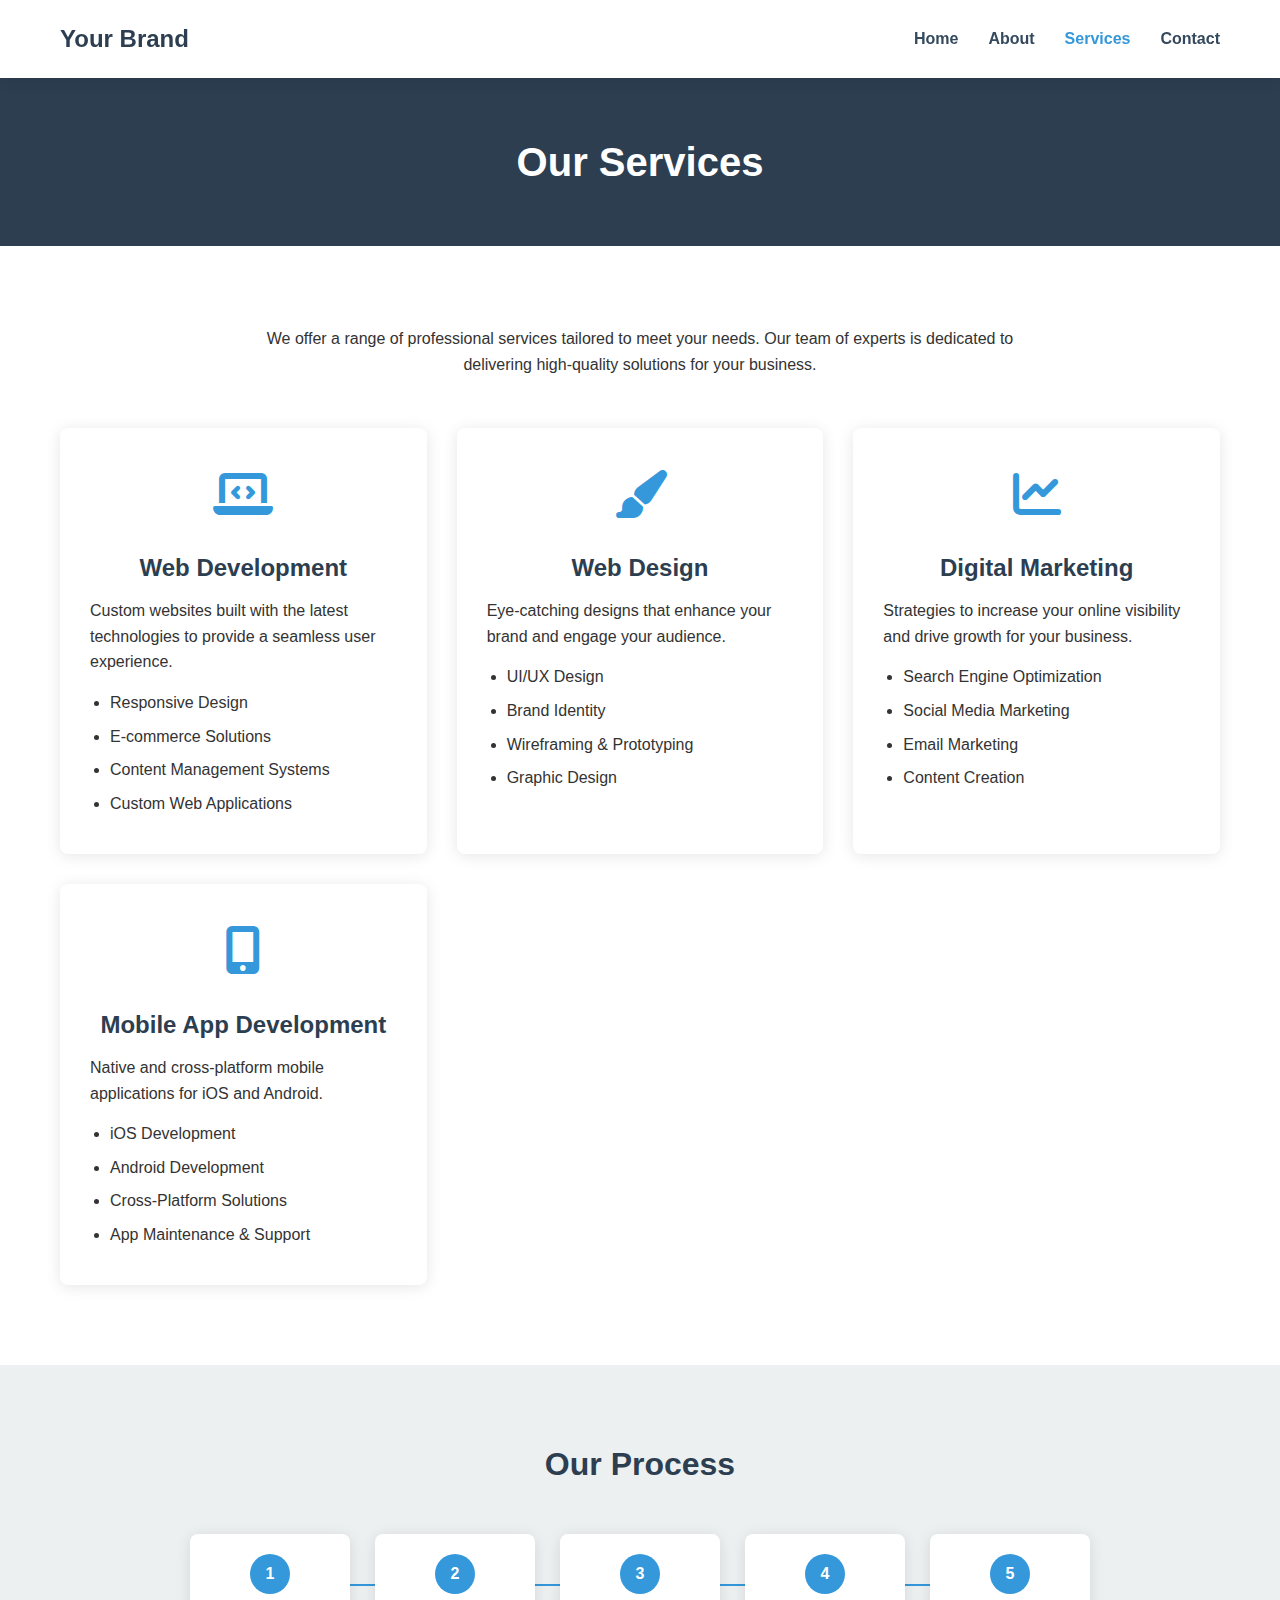
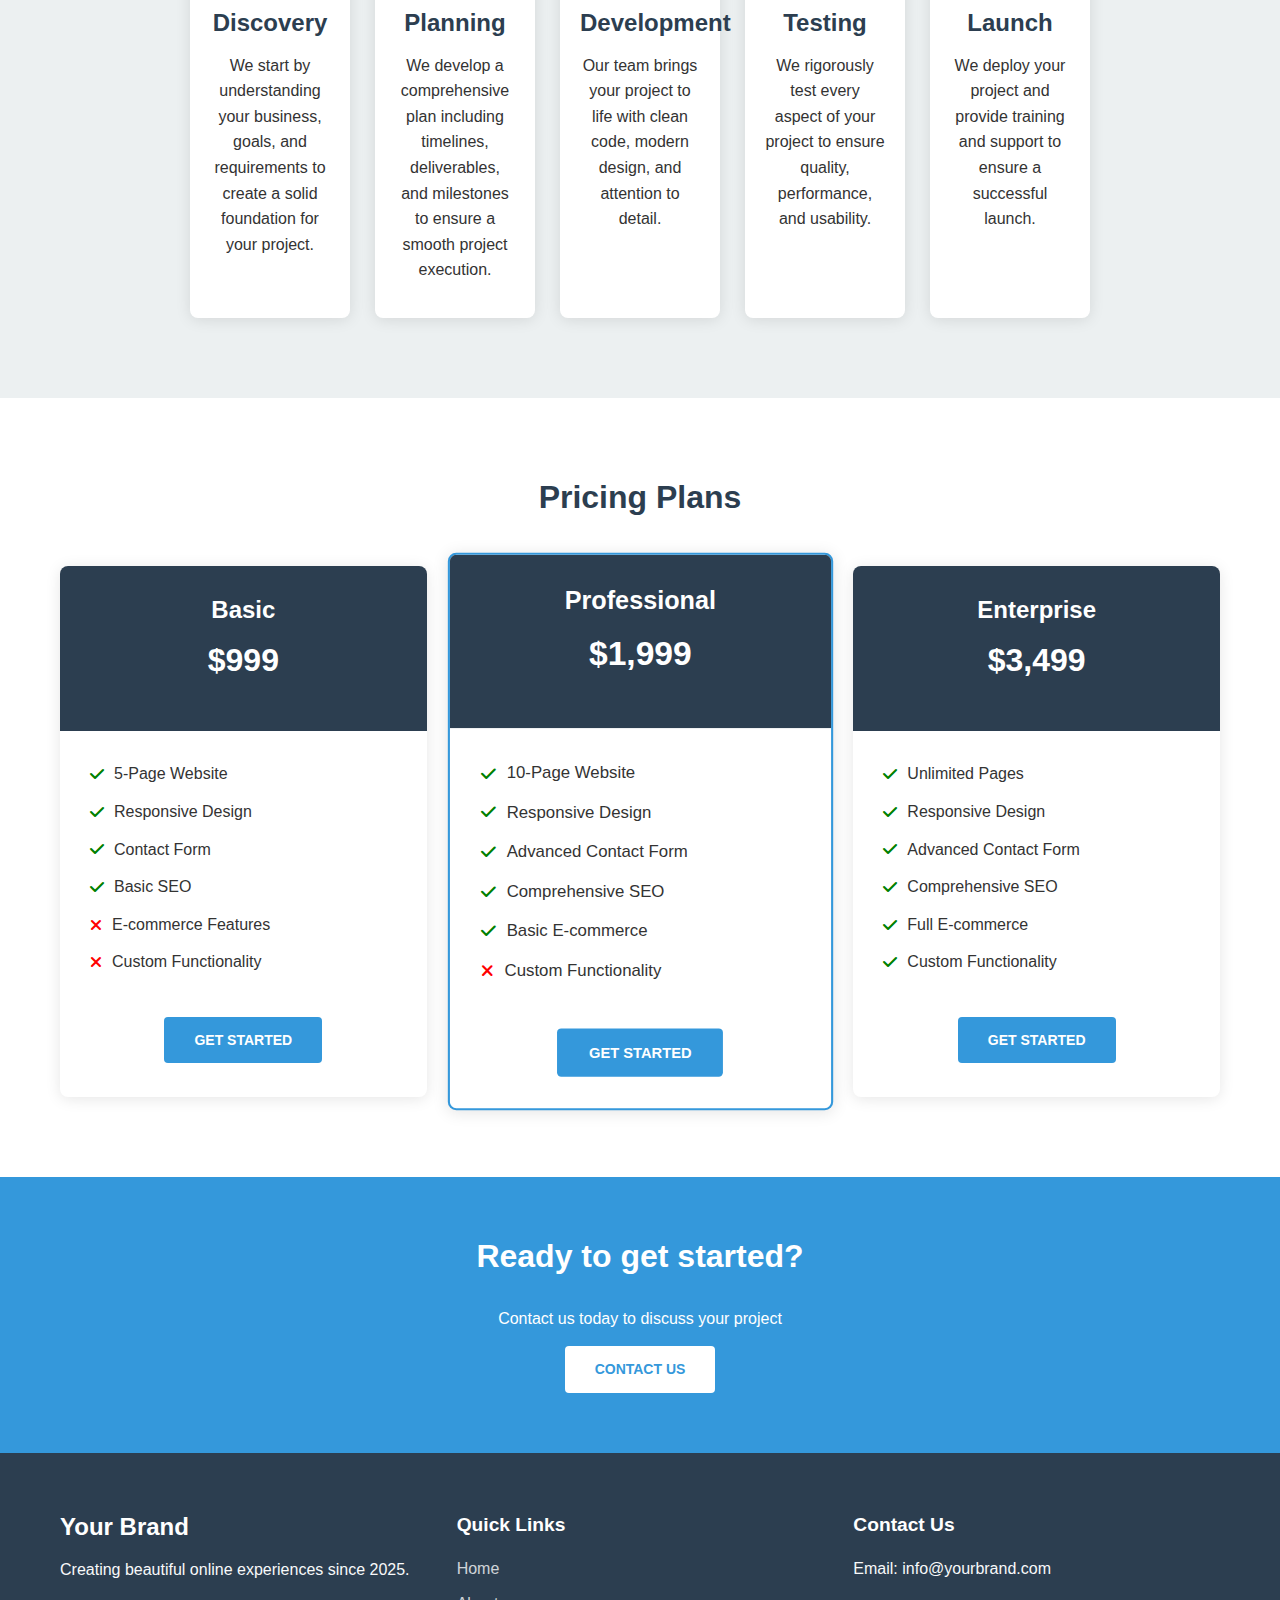
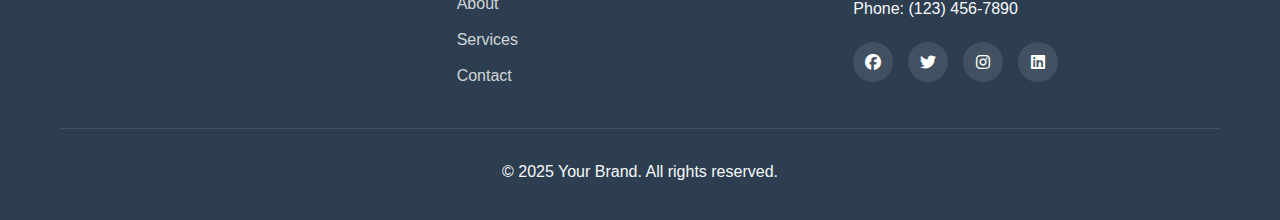
<file: services.html>
<!DOCTYPE html>
<html lang="en">
<head>
    <meta charset="UTF-8">
    <meta name="viewport" content="width=device-width, initial-scale=1.0">
    <title>Services - Your Website</title>
    <link rel="stylesheet" href="css/styles.css">
    <link rel="stylesheet" href="https://cdnjs.cloudflare.com/ajax/libs/font-awesome/6.4.0/css/all.min.css">
</head>
<body>
    <header>
        <div class="container">
            <div class="logo">
                <a href="index.html">Your Brand</a>
            </div>
            <nav>
                <ul>
                    <li><a href="index.html">Home</a></li>
                    <li><a href="about.html">About</a></li>
                    <li><a href="services.html" class="active">Services</a></li>
                    <li><a href="contact.html">Contact</a></li>
                </ul>
            </nav>
            <div class="menu-toggle">
                <i class="fas fa-bars"></i>
            </div>
        </div>
    </header>

    <section class="page-header">
        <div class="container">
            <h1>Our Services</h1>
        </div>
    </section>

    <section class="services">
        <div class="container">
            <div class="service-intro">
                <p>We offer a range of professional services tailored to meet your needs. Our team of experts is dedicated to delivering high-quality solutions for your business.</p>
            </div>
            
            <div class="services-grid">
                <div class="service-card">
                    <div class="service-icon">
                        <i class="fas fa-laptop-code"></i>
                    </div>
                    <h3>Web Development</h3>
                    <p>Custom websites built with the latest technologies to provide a seamless user experience.</p>
                    <ul>
                        <li>Responsive Design</li>
                        <li>E-commerce Solutions</li>
                        <li>Content Management Systems</li>
                        <li>Custom Web Applications</li>
                    </ul>
                </div>
                
                <div class="service-card">
                    <div class="service-icon">
                        <i class="fas fa-paint-brush"></i>
                    </div>
                    <h3>Web Design</h3>
                    <p>Eye-catching designs that enhance your brand and engage your audience.</p>
                    <ul>
                        <li>UI/UX Design</li>
                        <li>Brand Identity</li>
                        <li>Wireframing & Prototyping</li>
                        <li>Graphic Design</li>
                    </ul>
                </div>
                
                <div class="service-card">
                    <div class="service-icon">
                        <i class="fas fa-chart-line"></i>
                    </div>
                    <h3>Digital Marketing</h3>
                    <p>Strategies to increase your online visibility and drive growth for your business.</p>
                    <ul>
                        <li>Search Engine Optimization</li>
                        <li>Social Media Marketing</li>
                        <li>Email Marketing</li>
                        <li>Content Creation</li>
                    </ul>
                </div>
                
                <div class="service-card">
                    <div class="service-icon">
                        <i class="fas fa-mobile-alt"></i>
                    </div>
                    <h3>Mobile App Development</h3>
                    <p>Native and cross-platform mobile applications for iOS and Android.</p>
                    <ul>
                        <li>iOS Development</li>
                        <li>Android Development</li>
                        <li>Cross-Platform Solutions</li>
                        <li>App Maintenance & Support</li>
                    </ul>
                </div>
            </div>
        </div>
    </section>

    <section class="process">
        <div class="container">
            <h2>Our Process</h2>
            <div class="process-steps">
                <div class="process-step">
                    <div class="step-number">1</div>
                    <h3>Discovery</h3>
                    <p>We start by understanding your business, goals, and requirements to create a solid foundation for your project.</p>
                </div>
                <div class="process-step">
                    <div class="step-number">2</div>
                    <h3>Planning</h3>
                    <p>We develop a comprehensive plan including timelines, deliverables, and milestones to ensure a smooth project execution.</p>
                </div>
                <div class="process-step">
                    <div class="step-number">3</div>
                    <h3>Development</h3>
                    <p>Our team brings your project to life with clean code, modern design, and attention to detail.</p>
                </div>
                <div class="process-step">
                    <div class="step-number">4</div>
                    <h3>Testing</h3>
                    <p>We rigorously test every aspect of your project to ensure quality, performance, and usability.</p>
                </div>
                <div class="process-step">
                    <div class="step-number">5</div>
                    <h3>Launch</h3>
                    <p>We deploy your project and provide training and support to ensure a successful launch.</p>
                </div>
            </div>
        </div>
    </section>

    <section class="pricing">
        <div class="container">
            <h2>Pricing Plans</h2>
            <div class="pricing-grid">
                <div class="pricing-card">
                    <div class="pricing-header">
                        <h3>Basic</h3>
                        <p class="price">$999</p>
                    </div>
                    <div class="pricing-features">
                        <ul>
                            <li><i class="fas fa-check"></i> 5-Page Website</li>
                            <li><i class="fas fa-check"></i> Responsive Design</li>
                            <li><i class="fas fa-check"></i> Contact Form</li>
                            <li><i class="fas fa-check"></i> Basic SEO</li>
                            <li><i class="fas fa-times"></i> E-commerce Features</li>
                            <li><i class="fas fa-times"></i> Custom Functionality</li>
                        </ul>
                    </div>
                    <div class="pricing-footer">
                        <a href="contact.html" class="btn">Get Started</a>
                    </div>
                </div>
                
                <div class="pricing-card featured">
                    <div class="pricing-header">
                        <h3>Professional</h3>
                        <p class="price">$1,999</p>
                    </div>
                    <div class="pricing-features">
                        <ul>
                            <li><i class="fas fa-check"></i> 10-Page Website</li>
                            <li><i class="fas fa-check"></i> Responsive Design</li>
                            <li><i class="fas fa-check"></i> Advanced Contact Form</li>
                            <li><i class="fas fa-check"></i> Comprehensive SEO</li>
                            <li><i class="fas fa-check"></i> Basic E-commerce</li>
                            <li><i class="fas fa-times"></i> Custom Functionality</li>
                        </ul>
                    </div>
                    <div class="pricing-footer">
                        <a href="contact.html" class="btn">Get Started</a>
                    </div>
                </div>
                
                <div class="pricing-card">
                    <div class="pricing-header">
                        <h3>Enterprise</h3>
                        <p class="price">$3,499</p>
                    </div>
                    <div class="pricing-features">
                        <ul>
                            <li><i class="fas fa-check"></i> Unlimited Pages</li>
                            <li><i class="fas fa-check"></i> Responsive Design</li>
                            <li><i class="fas fa-check"></i> Advanced Contact Form</li>
                            <li><i class="fas fa-check"></i> Comprehensive SEO</li>
                            <li><i class="fas fa-check"></i> Full E-commerce</li>
                            <li><i class="fas fa-check"></i> Custom Functionality</li>
                        </ul>
                    </div>
                    <div class="pricing-footer">
                        <a href="contact.html" class="btn">Get Started</a>
                    </div>
                </div>
            </div>
        </div>
    </section>

    <section class="cta">
        <div class="container">
            <h2>Ready to get started?</h2>
            <p>Contact us today to discuss your project</p>
            <a href="contact.html" class="btn">Contact Us</a>
        </div>
    </section>

    <footer>
        <div class="container">
            <div class="footer-content">
                <div class="footer-logo">
                    <h3>Your Brand</h3>
                    <p>Creating beautiful online experiences since 2025.</p>
                </div>
                <div class="footer-links">
                    <h4>Quick Links</h4>
                    <ul>
                        <li><a href="index.html">Home</a></li>
                        <li><a href="about.html">About</a></li>
                        <li><a href="services.html">Services</a></li>
                        <li><a href="contact.html">Contact</a></li>
                    </ul>
                </div>
                <div class="footer-contact">
                    <h4>Contact Us</h4>
                    <p>Email: info@yourbrand.com</p>
                    <p>Phone: (123) 456-7890</p>
                    <div class="social-icons">
                        <a href="#"><i class="fab fa-facebook"></i></a>
                        <a href="#"><i class="fab fa-twitter"></i></a>
                        <a href="#"><i class="fab fa-instagram"></i></a>
                        <a href="#"><i class="fab fa-linkedin"></i></a>
                    </div>
                </div>
            </div>
            <div class="footer-bottom">
                <p>&copy; 2025 Your Brand. All rights reserved.</p>
            </div>
        </div>
    </footer>

    <script src="js/main.js"></script>
</body>
</html>
</file>
<file: css/styles.css>
/* Base Styles */
:root {
    --primary-color: #3498db;
    --primary-dark: #2980b9;
    --secondary-color: #2c3e50;
    --accent-color: #e74c3c;
    --light-color: #ecf0f1;
    --dark-color: #34495e;
    --text-color: #333;
    --light-text: #f8f9fa;
    --border-color: #e0e0e0;
    --shadow: 0 2px 15px rgba(0, 0, 0, 0.1);
    --transition: all 0.3s ease;
}

* {
    margin: 0;
    padding: 0;
    box-sizing: border-box;
}

body {
    font-family: 'Segoe UI', Tahoma, Geneva, Verdana, sans-serif;
    line-height: 1.6;
    color: var(--text-color);
    background-color: #fff;
}

a {
    text-decoration: none;
    color: var(--primary-color);
    transition: var(--transition);
}

a:hover {
    color: var(--primary-dark);
}

ul {
    list-style: none;
}

img {
    max-width: 100%;
    height: auto;
}

.container {
    width: 100%;
    max-width: 1200px;
    margin: 0 auto;
    padding: 0 20px;
}

.btn {
    display: inline-block;
    background-color: var(--primary-color);
    color: #fff;
    padding: 12px 30px;
    border: none;
    border-radius: 4px;
    cursor: pointer;
    transition: var(--transition);
    font-weight: 600;
    text-transform: uppercase;
    font-size: 14px;
}

.btn:hover {
    background-color: var(--primary-dark);
    color: #fff;
    transform: translateY(-2px);
}

/* Typography */
h1, h2, h3, h4, h5, h6 {
    font-weight: 700;
    line-height: 1.2;
    margin-bottom: 15px;
    color: var(--secondary-color);
}

h1 {
    font-size: 2.5rem;
}

h2 {
    font-size: 2rem;
    margin-bottom: 30px;
    text-align: center;
}

h3 {
    font-size: 1.5rem;
}

h4 {
    font-size: 1.2rem;
}

p {
    margin-bottom: 15px;
}

section {
    padding: 80px 0;
}

/* Header */
header {
    background-color: #fff;
    box-shadow: var(--shadow);
    position: sticky;
    top: 0;
    z-index: 1000;
}

header .container {
    display: flex;
    justify-content: space-between;
    align-items: center;
    padding: 20px;
}

.logo a {
    font-size: 1.5rem;
    font-weight: 700;
    color: var(--secondary-color);
}

nav ul {
    display: flex;
}

nav ul li {
    margin-left: 30px;
}

nav ul li a {
    color: var(--dark-color);
    font-weight: 600;
}

nav ul li a:hover, 
nav ul li a.active {
    color: var(--primary-color);
}

.menu-toggle {
    display: none;
    cursor: pointer;
    font-size: 24px;
}

/* Hero Section */
.hero {
    background: linear-gradient(rgba(44, 62, 80, 0.7), rgba(44, 62, 80, 0.7)), url('/api/placeholder/1200/600');
    background-size: cover;
    background-position: center;
    color: #fff;
    text-align: center;
    padding: 150px 0;
}

.hero h1 {
    font-size: 3rem;
    margin-bottom: 20px;
    color: #fff;
}

.hero p {
    font-size: 1.2rem;
    margin-bottom: 30px;
    max-width: 600px;
    margin-left: auto;
    margin-right: auto;
}

/* Features Section */
.features {
    background-color: var(--light-color);
}

.features-grid {
    display: grid;
    grid-template-columns: repeat(auto-fit, minmax(300px, 1fr));
    gap: 30px;
    margin-top: 50px;
}

.feature-card {
    background-color: #fff;
    padding: 30px;
    border-radius: 8px;
    box-shadow: var(--shadow);
    text-align: center;
    transition: var(--transition);
}

.feature-card:hover {
    transform: translateY(-10px);
}

.feature-card i {
    font-size: 3rem;
    color: var(--primary-color);
    margin-bottom: 20px;
}

/* CTA Section */
.cta {
    background-color: var(--primary-color);
    color: #fff;
    text-align: center;
    padding: 60px 0;
}

.cta h2 {
    color: #fff;
}

.cta .btn {
    background-color: #fff;
    color: var(--primary-color);
}

.cta .btn:hover {
    background-color: var(--light-color);
}

/* Footer */
footer {
    background-color: var(--secondary-color);
    color: var(--light-text);
    padding: 60px 0 20px;
}

.footer-content {
    display: grid;
    grid-template-columns: repeat(auto-fit, minmax(250px, 1fr));
    gap: 30px;
    margin-bottom: 30px;
}

.footer-logo h3 {
    color: #fff;
}

.footer-links h4, 
.footer-contact h4 {
    color: #fff;
    margin-bottom: 20px;
}

.footer-links ul li {
    margin-bottom: 10px;
}

.footer-links ul li a {
    color: var(--light-text);
    opacity: 0.8;
}

.footer-links ul li a:hover {
    opacity: 1;
}

.social-icons {
    display: flex;
    gap: 15px;
    margin-top: 20px;
}

.social-icons a {
    display: flex;
    align-items: center;
    justify-content: center;
    width: 40px;
    height: 40px;
    background-color: rgba(255, 255, 255, 0.1);
    border-radius: 50%;
    color: #fff;
    transition: var(--transition);
}

.social-icons a:hover {
    background-color: var(--primary-color);
    transform: translateY(-3px);
}

.footer-bottom {
    text-align: center;
    padding-top: 30px;
    border-top: 1px solid rgba(255, 255, 255, 0.1);
}

/* Page Header */
.page-header {
    background-color: var(--secondary-color);
    color: #fff;
    text-align: center;
    padding: 60px 0;
}

.page-header h1 {
    color: #fff;
    margin-bottom: 0;
}

/* About Page */
.about-grid {
    display: grid;
    grid-template-columns: 1fr 1fr;
    gap: 50px;
    align-items: center;
}

.about-text h2 {
    text-align: left;
}

.team {
    background-color: var(--light-color);
}

.team-grid {
    display: grid;
    grid-template-columns: repeat(auto-fit, minmax(280px, 1fr));
    gap: 30px;
    margin-top: 50px;
}

.team-member {
    background-color: #fff;
    border-radius: 8px;
    overflow: hidden;
    box-shadow: var(--shadow);
    text-align: center;
}

.team-member img {
    width: 100%;
    height: 300px;
    object-fit: cover;
}

.team-member h3 {
    margin-top: 20px;
    margin-bottom: 5px;
}

.team-member .position {
    color: var(--primary-color);
    font-weight: 600;
    margin-bottom: 15px;
}

.team-member p {
    padding: 0 20px 20px;
}

.values-grid {
    display: grid;
    grid-template-columns: repeat(auto-fit, minmax(250px, 1fr));
    gap: 30px;
    margin-top: 50px;
}

.value-card {
    text-align: center;
    padding: 30px;
    background-color: #fff;
    border-radius: 8px;
    box-shadow: var(--shadow);
}

.value-card i {
    font-size: 2.5rem;
    color: var(--primary-color);
    margin-bottom: 20px;
}

/* Services Page */
.service-intro {
    text-align: center;
    max-width: 800px;
    margin: 0 auto 50px;
}

.services-grid {
    display: grid;
    grid-template-columns: repeat(auto-fit, minmax(300px, 1fr));
    gap: 30px;
    margin-top: 30px;
}

.service-card {
    background-color: #fff;
    padding: 30px;
    border-radius: 8px;
    box-shadow: var(--shadow);
    transition: var(--transition);
}

.service-card:hover {
    transform: translateY(-10px);
}

.service-icon {
    font-size: 3rem;
    color: var(--primary-color);
    margin-bottom: 20px;
    text-align: center;
}

.service-card h3 {
    text-align: center;
    margin-bottom: 15px;
}

.service-card ul {
    list-style: disc;
    padding-left: 20px;
    margin-top: 15px;
}

.service-card ul li {
    margin-bottom: 8px;
}

.process {
    background-color: var(--light-color);
}

.process-steps {
    display: flex;
    justify-content: space-between;
    position: relative;
    max-width: 900px;
    margin: 50px auto 0;
}

.process-steps::before {
    content: '';
    position: absolute;
    top: 50px;
    left: 0;
    width: 100%;
    height: 2px;
    background-color: var(--primary-color);
    z-index: 1;
}

.process-step {
    position: relative;
    z-index: 2;
    background-color: #fff;
    padding: 20px;
    border-radius: 8px;
    width: 160px;
    text-align: center;
    box-shadow: var(--shadow);
}

.step-number {
    width: 40px;
    height: 40px;
    background-color: var(--primary-color);
    color: #fff;
    border-radius: 50%;
    display: flex;
    align-items: center;
    justify-content: center;
    font-weight: 700;
    margin: 0 auto 15px;
}

.pricing-grid {
    display: grid;
    grid-template-columns: repeat(auto-fit, minmax(300px, 1fr));
    gap: 30px;
    margin-top: 50px;
}

.pricing-card {
    background-color: #fff;
    border-radius: 8px;
    overflow: hidden;
    box-shadow: var(--shadow);
    transition: var(--transition);
}

.pricing-card.featured {
    transform: scale(1.05);
    border: 2px solid var(--primary-color);
}

.pricing-card:hover {
    transform: translateY(-10px);
}

.pricing-card.featured:hover {
    transform: scale(1.05) translateY(-10px);
}

.pricing-header {
    background-color: var(--secondary-color);
    color: #fff;
    padding: 30px 20px;
    text-align: center;
}

.pricing-header h3 {
    color: #fff;
    margin-bottom: 10px;
}

.price {
    font-size: 2rem;
    font-weight: 700;
}

.pricing-features {
    padding: 30px;
}

.pricing-features ul li {
    margin-bottom: 12px;
    display: flex;
    align-items: center;
}

.pricing-features ul li i {
    margin-right: 10px;
}

.pricing-features ul li i.fa-check {
    color: green;
}

.pricing-features ul li i.fa-times {
    color: red;
}

.pricing-footer {
    text-align: center;
    padding: 0 30px 30px;
}

/* Contact Page */
.contact-grid {
    display: grid;
    grid-template-columns: 1fr 1fr;
    gap: 50px;
    margin-bottom: 50px;
}

.info-item {
    display: flex;
    margin-bottom: 30px;
}

.info-item i {
    font-size: 1.5rem;
    color: var(--primary-color);
    margin-right: 20px;
    margin-top: 5px;
}

.info-item h3 {
    margin-bottom: 5px;
}

.form-group {
    margin-bottom: 20px;
}

.form-group label {
    display: block;
    margin-bottom: 5px;
    font-weight: 600;
}

.form-group input,
.form-group textarea {
    width: 100%;
    padding: 12px;
    border: 1px solid var(--border-color);
    border-radius: 4px;
    font-family: inherit;
    font-size: 1rem;
}

.form-group input:focus,
.form-group textarea:focus {
    outline: none;
    border-color: var(--primary-color);
}

#formStatus {
    margin-top: 20px;
}

.map {
    background-color: var(--light-color);
}

.map-container {
    margin-top: 30px;
    border-radius: 8px;
    overflow: hidden;
    box-shadow: var(--shadow);
}

.map-placeholder {
    height: 400px;
    background-color: #eee;
    display: flex;
    align-items: center;
    justify-content: center;
}

.accordion {
    margin-top: 40px;
    max-width: 800px;
    margin-left: auto;
    margin-right: auto;
}

.accordion-item {
    margin-bottom: 15px;
    border: 1px solid var(--border-color);
    border-radius: 8px;
    overflow: hidden;
}

.accordion-header {
    width: 100%;
    background-color: #fff;
    padding: 20px;
    text-align: left;
    font-weight: 600;
    font-size: 1.1rem;
    cursor: pointer;
    display: flex;
    justify-content: space-between;
    align-items: center;
    border: none;
    transition: var(--transition);
}

.accordion-header:hover {
    background-color: var(--light-color);
}

.accordion-content {
    padding: 0 20px;
    max-height: 0;
    overflow: hidden;
    transition: max-height 0.3s ease;
}

.accordion-content.active {
    padding: 0 20px 20px;
    max-height: 500px;
}

/* Responsive Design */
@media (max-width: 992px) {
    .process-steps {
        flex-direction: column;
        align-items: center;
        gap: 30px;
    }
    
    .process-steps::before {
        display: none;
    }
    
    .process-step {
        width: 100%;
        max-width: 300px;
    }
    
    .about-grid,
    .contact-grid {
        grid-template-columns: 1fr;
    }
    
    .about-text {
        order: -1;
    }
}

@media (max-width: 768px) {
    h1 {
        font-size: 2rem;
    }
    
    h2 {
        font-size: 1.5rem;
    }
    
    .menu-toggle {
        display: block;
    }
    
    nav {
        position: fixed;
        top: 80px;
        right: -100%;
        background-color: #fff;
        height: calc(100vh - 80px);
        width: 250px;
        box-shadow: -5px 0 15px rgba(0, 0, 0, 0.1);
        transition: 0.3s;
    }
    
    nav.active {
        right: 0;
    }
    
    nav ul {
        flex-direction: column;
        padding: 20px;
    }
    
    nav ul li {
        margin: 0 0 20px 0;
    }
    
    .hero {
        padding: 100px 0;
    }
    
    .hero h1 {
        font-size: 2rem;
    }
}

@media (max-width: 576px) {
    section {
        padding: 60px 0;
    }
    
    .feature-card, 
    .service-card, 
    .pricing-card {
        padding: 20px;
    }
    
    .pricing-card.featured {
        transform: scale(1);
    }
    
    .pricing-card.featured:hover {
        transform: translateY(-10px);
    }
}
</file>
